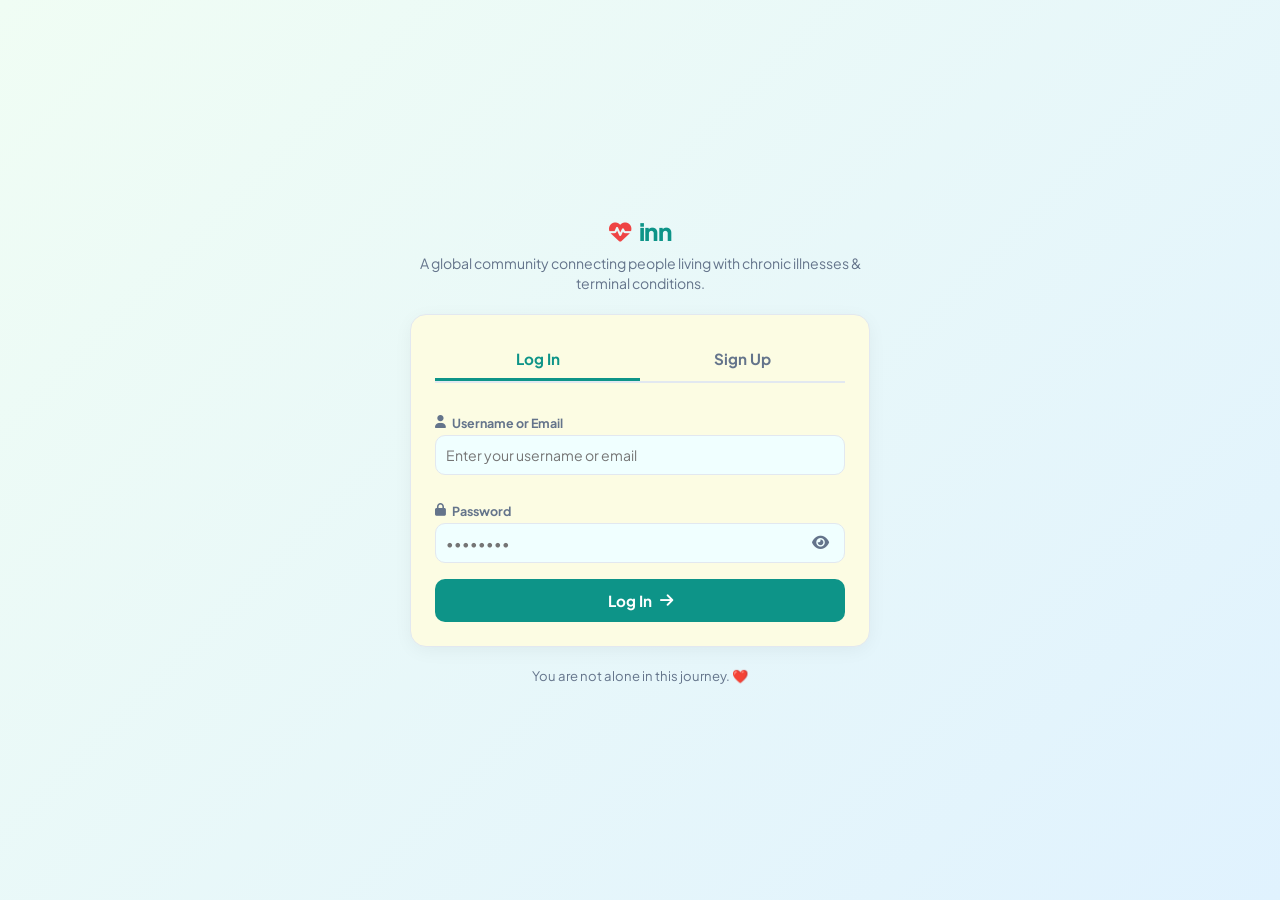
<file: index.html>
<!DOCTYPE html>
<html lang="en">
<head>
  <meta charset="UTF-8" />
  <meta name="viewport" content="width=device-width, initial-scale=1.0"/>
  <title>Welcome to inn — Connect & Share</title>
  <!-- Google Fonts & Icons -->
  <link rel="preconnect" href="https://fonts.googleapis.com">
  <link rel="preconnect" href="https://fonts.gstatic.com" crossorigin>
  <link href="https://fonts.googleapis.com/css2?family=Plus+Jakarta+Sans:wght@400;500;600;700;800&display=swap" rel="stylesheet">
  <link rel="stylesheet" href="https://cdnjs.cloudflare.com/ajax/libs/font-awesome/6.4.0/css/all.min.css"/>
  <link rel="stylesheet" href="inn.css" />

  <style>
    /* Password Input Wrapper with Eye Toggle */
    .password-input-wrapper {
      position: relative;
      display: flex;
      align-items: center;
      width: 100%;
    }

    .password-input-wrapper input {
      width: 100%;
      padding-right: 42px; /* Space for the eye button */
    }

    .toggle-password-btn {
      position: absolute;
      right: 12px;
      background: transparent;
      border: none;
      color: var(--text-secondary, #64748b);
      cursor: pointer;
      font-size: 0.95rem;
      padding: 4px;
      display: flex;
      align-items: center;
      justify-content: center;
      transition: color 0.2s ease;
    }

    .toggle-password-btn:hover {
      color: var(--primary-color, #0d9488);
    }

    /* Live Password Requirements Styling */
    .password-requirements {
      margin-top: 8px;
      display: flex;
      flex-direction: column;
      gap: 6px;
      background-color: var(--bg-color, #f8fafc);
      padding: 10px 12px;
      border-radius: 8px;
      border: 1px solid var(--border-color, #e2e8f0);
    }

    .req-title {
      font-size: 0.75rem;
      font-weight: 700;
      color: var(--text-secondary, #64748b);
      margin-bottom: 2px;
      text-transform: uppercase;
      letter-spacing: 0.5px;
    }

    .req-item {
      font-size: 0.78rem;
      font-weight: 600;
      color: #ef4444; /* Red by default */
      display: flex;
      align-items: center;
      gap: 8px;
      transition: color 0.2s ease;
    }

    .req-item.valid {
      color: #10b981; /* Green when satisfied */
    }

    .req-item i {
      font-size: 0.85rem;
    }
  </style>
</head>
<body class="auth-body">

  <div class="auth-container">
    <!-- Brand Header -->
    <div class="auth-brand">
      <div class="logo">
        <span class="logo-heart"><i class="fa-solid fa-heart-pulse"></i></span>
        <span class="logo-text">inn</span>
      </div>
      <p class="auth-subtitle">A global community connecting people living with chronic illnesses & terminal conditions.</p>
    </div>

    <!-- Auth Card -->
    <div class="auth-card">
      <!-- Auth Mode Tabs -->
      <div class="auth-tabs">
        <button class="auth-tab active" id="loginTabBtn" onclick="switchTab('login')">Log In</button>
        <button class="auth-tab" id="signupTabBtn" onclick="switchTab('signup')">Sign Up</button>
      </div>

      <!-- LOG IN FORM -->
      <form id="loginForm" class="auth-form">
        <div class="form-group">
          <label><i class="fa-solid fa-user"></i> Username or Email</label>
          <input type="text" id="loginUsername" placeholder="Enter your username or email" required />
        </div>

        <div class="form-group">
          <label><i class="fa-solid fa-lock"></i> Password</label>
          <div class="password-input-wrapper">
            <input type="password" id="loginPassword" placeholder="••••••••" required />
            <button type="button" class="toggle-password-btn" onclick="togglePasswordVisibility('loginPassword', this)" title="Toggle password visibility">
              <i class="fa-solid fa-eye"></i>
            </button>
          </div>
        </div>

        <button type="submit" class="auth-submit-btn">
          Log In <i class="fa-solid fa-arrow-right"></i>
        </button>
      </form>

      <!-- SIGN UP FORM -->
      <form id="signupForm" class="auth-form" style="display: none;">
        <div class="form-group">
          <label><i class="fa-solid fa-envelope"></i> Email Address</label>
          <input type="email" id="signupEmail" placeholder="yourname@example.com" required />
        </div>

        <div class="form-group">
          <label><i class="fa-solid fa-lock"></i> Create Password</label>
          <div class="password-input-wrapper">
            <input type="password" id="signupPassword" placeholder="••••••••" required />
            <button type="button" class="toggle-password-btn" onclick="togglePasswordVisibility('signupPassword', this)" title="Toggle password visibility">
              <i class="fa-solid fa-eye"></i>
            </button>
          </div>

          <!-- Visual Checklist for Compulsory Rules -->
          <div class="password-requirements">
            <span class="req-title">Password Must Contain:</span>
            <div class="req-item" id="reqMin">
              <i class="fa-solid fa-circle-xmark"></i> At least 8 characters
            </div>
            <div class="req-item" id="reqCap">
              <i class="fa-solid fa-circle-xmark"></i> At least 1 capital letter (A-Z)
            </div>
            <div class="req-item" id="reqSpec">
              <i class="fa-solid fa-circle-xmark"></i> At least 1 special character (!@#$%^&* etc.)
            </div>
          </div>
        </div>

        <button type="submit" class="auth-submit-btn">
          Continue to Profile Setup <i class="fa-solid fa-user-gear"></i>
        </button>
      </form>
    </div>

    <p class="auth-footer-text">You are not alone in this journey. ❤️</p>
  </div>

  <script>
    // Tab Switcher
    function switchTab(mode) {
      const loginForm = document.getElementById('loginForm');
      const signupForm = document.getElementById('signupForm');
      const loginBtn = document.getElementById('loginTabBtn');
      const signupBtn = document.getElementById('signupTabBtn');

      if (mode === 'login') {
        loginForm.style.display = 'flex';
        signupForm.style.display = 'none';
        loginBtn.classList.add('active');
        signupBtn.classList.remove('active');
      } else {
        loginForm.style.display = 'none';
        signupForm.style.display = 'flex';
        signupBtn.classList.add('active');
        loginBtn.classList.remove('active');
      }
    }

    // Toggle Password Visibility Function
    function togglePasswordVisibility(inputId, btn) {
      const input = document.getElementById(inputId);
      const icon = btn.querySelector('i');

      if (input.type === 'password') {
        input.type = 'text';
        icon.className = 'fa-solid fa-eye-slash';
      } else {
        input.type = 'password';
        icon.className = 'fa-solid fa-eye';
      }
    }

    // Password Validation Logic
    const passwordInput = document.getElementById('signupPassword');
    const reqMin = document.getElementById('reqMin');
    const reqCap = document.getElementById('reqCap');
    const reqSpec = document.getElementById('reqSpec');

    function checkPassword(val) {
      const hasMinLength = val.length >= 8;
      const hasCapital = /[A-Z]/.test(val);
      const hasSpecial = /[!@#$%^&*(),.?":{}|<>_\-+=\\/\[\]]/.test(val);

      // Update 8+ Characters Indicator
      if (hasMinLength) {
        reqMin.classList.add('valid');
        reqMin.querySelector('i').className = 'fa-solid fa-circle-check';
      } else {
        reqMin.classList.remove('valid');
        reqMin.querySelector('i').className = 'fa-solid fa-circle-xmark';
      }

      // Update Capital Letter Indicator
      if (hasCapital) {
        reqCap.classList.add('valid');
        reqCap.querySelector('i').className = 'fa-solid fa-circle-check';
      } else {
        reqCap.classList.remove('valid');
        reqCap.querySelector('i').className = 'fa-solid fa-circle-xmark';
      }

      // Update Special Character Indicator
      if (hasSpecial) {
        reqSpec.classList.add('valid');
        reqSpec.querySelector('i').className = 'fa-solid fa-circle-check';
      } else {
        reqSpec.classList.remove('valid');
        reqSpec.querySelector('i').className = 'fa-solid fa-circle-xmark';
      }

      return hasMinLength && hasCapital && hasSpecial;
    }

    // Real-time listener as user types
    passwordInput.addEventListener('input', (e) => {
      checkPassword(e.target.value);
    });

    // Handle Login -> Go directly to inn.html
    document.getElementById('loginForm').addEventListener('submit', (e) => {
      e.preventDefault();
      const username = document.getElementById('loginUsername').value.trim();
      
      if (!localStorage.getItem('inn_user_profile')) {
        const defaultUser = {
          username: username || "Alex_Journey",
          avatar: "https://images.unsplash.com/photo-1534528741775-53994a69daeb?w=100&auto=format&fit=crop&q=80",
          condition: "Chronic Health Community Member"
        };
        localStorage.setItem('inn_user_profile', JSON.stringify(defaultUser));
      }
      
      window.location.href = "inn.html";
    });

    // Handle Sign Up -> Enforce Password Validation before proceeding to Profile Setup
    document.getElementById('signupForm').addEventListener('submit', (e) => {
      e.preventDefault();
      const password = passwordInput.value;

      if (!checkPassword(password)) {
        alert("Please fulfill all compulsory password requirements (8+ characters, 1 capital letter, 1 special character) before continuing.");
        return;
      }

      const email = document.getElementById('signupEmail').value.trim();
      sessionStorage.setItem('inn_signup_email', email);
      
      // Navigate to setup profile page
      window.location.href = "setup-profile.html";
    });
  </script>
</body>
</html>
</file>
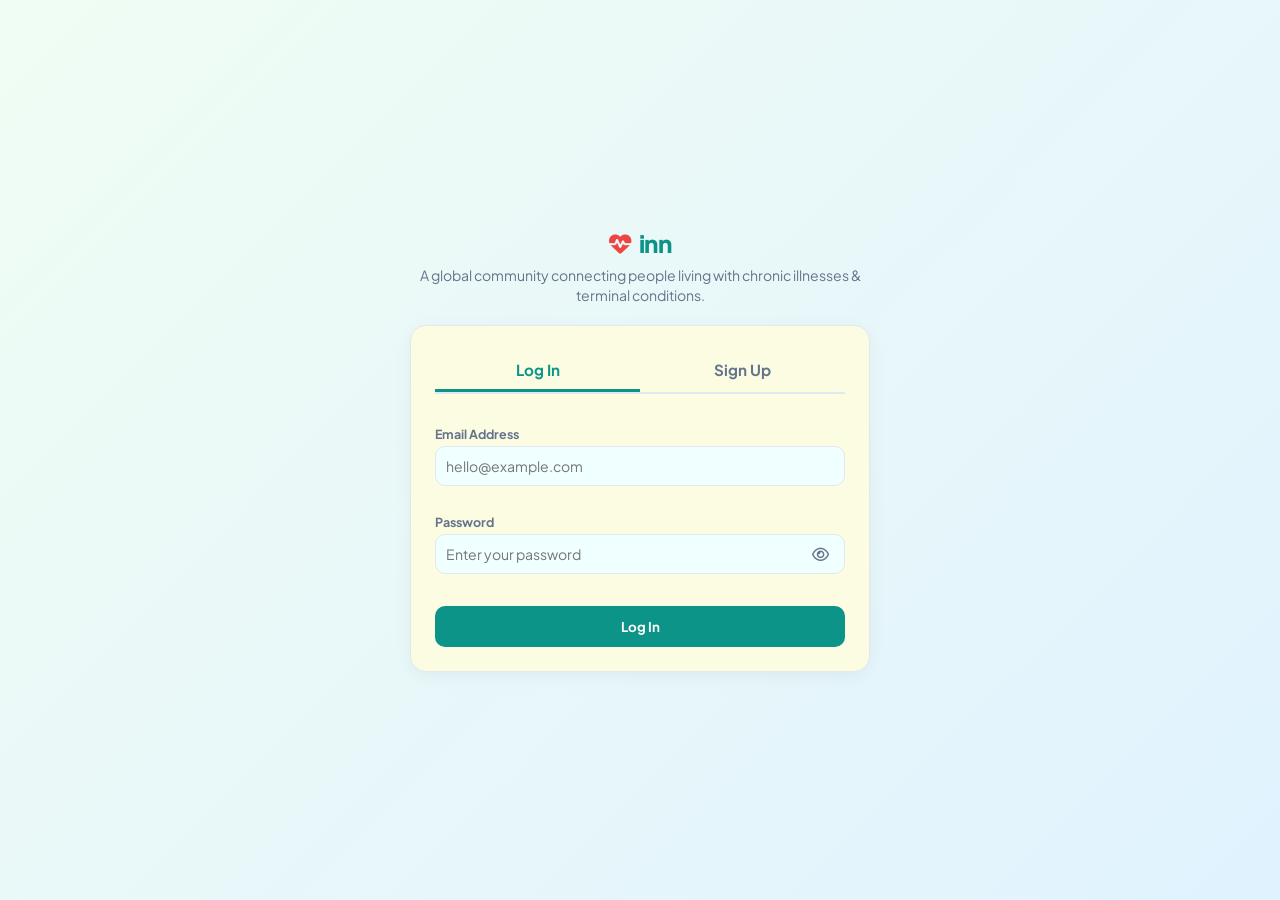
<file: login.html>
<!DOCTYPE html>
<html lang="en">
<head>
  <meta charset="UTF-8" />
  <meta name="viewport" content="width=device-width, initial-scale=1.0"/>
  <title>Welcome to inn — Connect & Share</title>
  <!-- Google Fonts & Icons -->
  <link rel="preconnect" href="https://fonts.googleapis.com">
  <link rel="preconnect" href="https://fonts.gstatic.com" crossorigin>
  <link href="https://fonts.googleapis.com/css2?family=Plus+Jakarta+Sans:wght@400;500;600;700;800&display=swap" rel="stylesheet">
  <link rel="stylesheet" href="https://cdnjs.cloudflare.com/ajax/libs/font-awesome/6.4.0/css/all.min.css"/>
  <link rel="stylesheet" href="inn.css" />

  <style>
    /* Password Input Wrapper with Eye Toggle */
    .password-input-wrapper {
      position: relative;
      display: flex;
      align-items: center;
      width: 100%;
    }

    .password-input-wrapper input {
      width: 100%;
      padding-right: 42px; /* Space for the eye button */
    }

    .toggle-password-btn {
      position: absolute;
      right: 12px;
      background: transparent;
      border: none;
      color: var(--text-secondary, #64748b);
      cursor: pointer;
      font-size: 0.95rem;
      padding: 4px;
      display: flex;
      align-items: center;
      justify-content: center;
      transition: color 0.2s ease;
    }

    .toggle-password-btn:hover {
      color: var(--primary-color, #0d9488);
    }

    /* Live Password Requirements Styling */
    .password-requirements {
      margin-top: 8px;
      display: flex;
      flex-direction: column;
      gap: 6px;
      background-color: var(--bg-color, #f8fafc);
      padding: 10px 12px;
      border-radius: 8px;
      border: 1px solid var(--border-color, #e2e8f0);
    }

    .req-title {
      font-size: 0.75rem;
      font-weight: 700;
      color: var(--text-secondary, #64748b);
      margin-bottom: 2px;
      text-transform: uppercase;
      letter-spacing: 0.5px;
    }

    .req-item {
      font-size: 0.78rem;
      font-weight: 600;
      color: #ef4444; /* Red by default */
      display: flex;
      align-items: center;
      gap: 8px;
      transition: color 0.2s ease;
    }

    .req-item.valid {
      color: #10b981; /* Green when satisfied */
    }

    .req-item i {
      font-size: 0.85rem;
    }
  </style>
</head>
<body class="auth-body">

  <div class="auth-container">
    <!-- Brand Header -->
    <div class="auth-brand">
      <div class="logo">
        <span class="logo-heart"><i class="fa-solid fa-heart-pulse"></i></span>
        <span class="logo-text">inn</span>
      </div>
      <p class="auth-subtitle">A global community connecting people living with chronic illnesses & terminal conditions.</p>
    </div>

    <!-- Auth Card -->
    <div class="auth-card">
      <!-- Auth Mode Tabs -->
      <div class="auth-tabs">
        <button class="auth-tab active" id="tabLogin" onclick="switchTab('login')">Log In</button>
        <button class="auth-tab" id="tabSignup" onclick="switchTab('signup')">Sign Up</button>
      </div>

      <!-- Log In Form -->
      <form id="loginForm" class="auth-form">
        <div class="form-group">
          <label>Email Address</label>
          <input type="email" placeholder="hello@example.com" required />
        </div>
        <div class="form-group">
          <label>Password</label>
          <div class="password-input-wrapper">
            <input type="password" id="loginPassword" placeholder="Enter your password" required />
            <button type="button" class="toggle-password-btn" onclick="togglePassword('loginPassword', this)">
              <i class="fa-regular fa-eye"></i>
            </button>
          </div>
        </div>
        <button type="submit" class="submit-post-btn">Log In</button>
      </form>

      <!-- Sign Up Form (Hidden by default) -->
      <form id="signupForm" class="auth-form" style="display: none;">
        <div class="form-group">
          <label>Username</label>
          <input type="text" placeholder="e.g. Alex_Journey" required />
        </div>
        <div class="form-group">
          <label>Email Address</label>
          <input type="email" placeholder="hello@example.com" required />
        </div>
        <div class="form-group">
          <label>Create Password</label>
          <div class="password-input-wrapper">
            <input type="password" id="signupPassword" placeholder="Minimum 8 characters" required />
            <button type="button" class="toggle-password-btn" onclick="togglePassword('signupPassword', this)">
              <i class="fa-regular fa-eye"></i>
            </button>
          </div>
          <!-- Live Password Requirements -->
          <div class="password-requirements">
            <span class="req-title">Password must contain:</span>
            <span class="req-item" id="req-length"><i class="fa-solid fa-xmark"></i> At least 8 characters</span>
            <span class="req-item" id="req-upper"><i class="fa-solid fa-xmark"></i> One uppercase letter</span>
            <span class="req-item" id="req-number"><i class="fa-solid fa-xmark"></i> One number</span>
            <span class="req-item" id="req-special"><i class="fa-solid fa-xmark"></i> One special character (!@#$%)</span>
          </div>
        </div>
        <button type="submit" class="submit-post-btn" id="signupSubmitBtn" disabled>Create Account</button>
      </form>
    </div>
  </div>

  <script>
    // --- TAB SWITCHING LOGIC ---
    function switchTab(tab) {
      const loginForm = document.getElementById('loginForm');
      const signupForm = document.getElementById('signupForm');
      const tabLogin = document.getElementById('tabLogin');
      const tabSignup = document.getElementById('tabSignup');

      if (tab === 'login') {
        loginForm.style.display = 'block';
        signupForm.style.display = 'none';
        tabLogin.classList.add('active');
        tabSignup.classList.remove('active');
      } else {
        loginForm.style.display = 'none';
        signupForm.style.display = 'block';
        tabSignup.classList.add('active');
        tabLogin.classList.remove('active');
      }
    }

    // --- PASSWORD VISIBILITY TOGGLE ---
    function togglePassword(inputId, btnElement) {
      const input = document.getElementById(inputId);
      const icon = btnElement.querySelector('i');
      
      if (input.type === 'password') {
        input.type = 'text';
        icon.classList.remove('fa-eye');
        icon.classList.add('fa-eye-slash');
      } else {
        input.type = 'password';
        icon.classList.remove('fa-eye-slash');
        icon.classList.add('fa-eye');
      }
    }

    // --- LIVE PASSWORD VALIDATION ---
    const signupPassword = document.getElementById('signupPassword');
    const signupBtn = document.getElementById('signupSubmitBtn');
    
    const reqLength = document.getElementById('req-length');
    const reqUpper = document.getElementById('req-upper');
    const reqNumber = document.getElementById('req-number');
    const reqSpecial = document.getElementById('req-special');

    signupPassword.addEventListener('input', function(e) {
      const val = e.target.value;
      
      // Check rules
      const hasLength = val.length >= 8;
      const hasUpper = /[A-Z]/.test(val);
      const hasNumber = /[0-9]/.test(val);
      const hasSpecial = /[!@#$%^&*(),.?":{}|<>]/.test(val);

      // Update UI for Length
      updateRequirement(reqLength, hasLength);
      // Update UI for Uppercase
      updateRequirement(reqUpper, hasUpper);
      // Update UI for Number
      updateRequirement(reqNumber, hasNumber);
      // Update UI for Special Character
      updateRequirement(reqSpecial, hasSpecial);

      // Enable submit button only if all are valid
      if (hasLength && hasUpper && hasNumber && hasSpecial) {
        signupBtn.disabled = false;
        signupBtn.style.opacity = '1';
      } else {
        signupBtn.disabled = true;
        signupBtn.style.opacity = '0.5';
      }
    });

    function updateRequirement(element, isValid) {
      const icon = element.querySelector('i');
      if (isValid) {
        element.classList.add('valid');
        icon.classList.remove('fa-xmark');
        icon.classList.add('fa-check');
      } else {
        element.classList.remove('valid');
        icon.classList.remove('fa-check');
        icon.classList.add('fa-xmark');
      }
    }

    // --- FORM SUBMISSIONS ---
    document.getElementById('loginForm').addEventListener('submit', (e) => {
      e.preventDefault();
      // Redirect to main feed on successful login
      window.location.href = 'index.html'; 
    });

    document.getElementById('signupForm').addEventListener('submit', (e) => {
      e.preventDefault();
      // Redirect to the profile setup page (referenced in your JS) on signup
      window.location.href = 'setup-profile.html'; 
    });
  </script>
</body>
</html>
</file>
<file: inn.css>
/* =======================================================
   inn APP STYLESHEET
   Global Theme, Responsive Cards, Auth, Setup & Feed
   ======================================================= */

:root {
  --primary-color: #0d9488;
  --primary-hover: #0f766e;
  --primary-light: #d1fbcc;
  --accent-color: #5b5db1;
  --bg-color: #f0ffff;
  --card-bg: #fcfce3;
  --text-primary: #0f172a;
  --text-secondary: #64748b;
  --border-color: #e2e8f0;
  --shadow: 0 4px 20px -2px rgba(0,0,0,0.06);
  --radius-lg: 16px;
  --radius-md: 10px;
}

body.dark-mode {
  --bg-color: #0f172a;
  --card-bg: #090a0a;
  --text-primary: #f8fafc;
  --text-secondary: #94a3b8;
  --border-color: #334155;
  --primary-light: #134e4a;
}

* {
  box-sizing: border-box;
  margin: 0;
  padding: 0;
  font-family: 'Plus Jakarta Sans', sans-serif;
}

body {
  background-color: var(--bg-color);
  color: var(--text-primary);
  transition: background-color 0.3s, color 0.3s;
}

/* AUTH & WELCOME LAYOUTS */
.auth-body {
  min-height: 100vh;
  display: flex;
  align-items: center;
  justify-content: center;
  padding: 20px;
  background: linear-gradient(135deg, #f0fdf4 0%, #e0f2fe 100%);
}

body.dark-mode.auth-body {
  background: linear-gradient(135deg, #0f172a 0%, #1e1b4b 100%);
}

.auth-container, .setup-container {
  width: 100%;
  max-width: 460px;
  display: flex;
  flex-direction: column;
  gap: 20px;
}

.setup-container {
  max-width: 580px;
}

.auth-brand {
  text-align: center;
  display: flex;
  flex-direction: column;
  align-items: center;
  gap: 8px;
}

.auth-subtitle {
  font-size: 0.88rem;
  color: var(--text-secondary);
  line-height: 1.4;
}

.auth-card, .setup-card {
  background-color: var(--card-bg);
  border-radius: var(--radius-lg);
  border: 1px solid var(--border-color);
  padding: 24px;
  box-shadow: var(--shadow);
}

.auth-tabs {
  display: flex;
  border-bottom: 2px solid var(--border-color);
  margin-bottom: 20px;
}

.auth-tab {
  flex: 1;
  padding: 10px;
  background: none;
  border: none;
  font-size: 0.95rem;
  font-weight: 700;
  color: var(--text-secondary);
  cursor: pointer;
  border-bottom: 3px solid transparent;
}

.auth-tab.active {
  color: var(--primary-color);
  border-bottom-color: var(--primary-color);
}

.auth-form {
  display: flex;
  flex-direction: column;
  gap: 16px;
}

.form-group {
  display: flex;
  flex-direction: column;
  gap: 6px;
}

.form-group label {
  font-size: 0.82rem;
  font-weight: 700;
  color: var(--text-primary);
  display: flex;
  align-items: center;
  gap: 6px;
}

.form-group input, .form-group textarea, .country-code-select {
  padding: 10px 14px;
  border-radius: var(--radius-md);
  border: 1px solid var(--border-color);
  background-color: var(--bg-color);
  color: var(--text-primary);
  outline: none;
  font-size: 0.88rem;
}

.form-group input:focus, .form-group textarea:focus {
  border-color: var(--primary-color);
}

.auth-submit-btn {
  background-color: var(--primary-color);
  color: white;
  border: none;
  padding: 12px;
  border-radius: var(--radius-md);
  font-size: 0.95rem;
  font-weight: 700;
  cursor: pointer;
  display: flex;
  align-items: center;
  justify-content: center;
  gap: 8px;
  transition: background-color 0.2s;
}

.auth-submit-btn:hover {
  background-color: var(--primary-hover);
}

.auth-footer-text {
  text-align: center;
  font-size: 0.82rem;
  color: var(--text-secondary);
}

/* SETUP PROFILE EXTRAS */
.avatar-upload-section {
  display: flex;
  flex-direction: column;
  align-items: center;
  gap: 8px;
  margin-bottom: 20px;
}

.avatar-preview-wrapper {
  position: relative;
  width: 100px;
  height: 100px;
}

.avatar-preview-wrapper img {
  width: 100%;
  height: 100%;
  border-radius: 50%;
  object-fit: cover;
  border: 3px solid var(--primary-color);
}

.upload-icon-badge {
  position: absolute;
  bottom: 0;
  right: 0;
  background-color: var(--primary-color);
  color: white;
  width: 32px;
  height: 32px;
  border-radius: 50%;
  display: flex;
  align-items: center;
  justify-content: center;
  cursor: pointer;
  border: 2px solid var(--card-bg);
}

.upload-hint {
  font-size: 0.75rem;
  color: var(--text-secondary);
}

.setup-section-title {
  font-size: 0.9rem;
  font-weight: 800;
  color: var(--primary-color);
  margin: 16px 0 10px;
  display: flex;
  align-items: center;
  gap: 8px;
  border-bottom: 1px solid var(--border-color);
  padding-bottom: 6px;
}

.form-grid {
  display: grid;
  grid-template-columns: 1fr 1fr;
  gap: 12px;
}

.phone-input-group {
  display: flex;
  gap: 8px;
}

.phone-input-group input {
  flex: 1;
}

/* APP HEADER */
.app-header {
  position: sticky;
  top: 0;
  z-index: 100;
  background-color: var(--card-bg);
  border-bottom: 1px solid var(--border-color);
  display: flex;
  align-items: center;
  justify-content: space-between;
  padding: 10px 20px;
  height: 60px;
}

.logo {
  display: flex;
  align-items: center;
  gap: 8px;
  cursor: pointer;
}

.logo-heart {
  color: #ef4444;
  font-size: 1.4rem;
  animation: pulse 2s infinite;
}

@keyframes pulse {
  0%, 100% { transform: scale(1); }
  50% { transform: scale(1.15); }
}

.logo-text {
  font-weight: 800;
  font-size: 1.5rem;
  letter-spacing: -0.5px;
  color: var(--primary-color);
}

.search-bar {
  flex: 0 1 360px;
  position: relative;
}

.search-bar input {
  width: 100%;
  padding: 8px 12px 8px 36px;
  border-radius: 20px;
  border: 1px solid var(--border-color);
  background-color: var(--bg-color);
  color: var(--text-primary);
  font-size: 0.85rem;
  outline: none;
}

.search-icon {
  position: absolute;
  left: 12px;
  top: 50%;
  transform: translateY(-50%);
  color: var(--text-secondary);
  font-size: 0.85rem;
}

.header-right {
  display: flex;
  align-items: center;
  gap: 12px;
}

.icon-btn {
  background: none;
  border: none;
  color: var(--text-primary);
  font-size: 1.25rem;
  cursor: pointer;
  position: relative;
  padding: 6px;
  border-radius: 50%;
  transition: background-color 0.2s;
}

.icon-btn:hover {
  background-color: var(--border-color);
}

.chat-badge {
  position: absolute;
  top: 2px;
  right: 2px;
  background-color: #ef4444;
  color: white;
  font-size: 0.65rem;
  font-weight: 700;
  padding: 2px 5px;
  border-radius: 10px;
}

.user-avatar-small img {
  width: 32px;
  height: 32px;
  border-radius: 50%;
  object-fit: cover;
  border: 2px solid var(--primary-color);
  cursor: pointer;
}

/* FILTER BAR */
.filter-nav {
  background-color: var(--card-bg);
  border-bottom: 1px solid var(--border-color);
  padding: 10px 20px;
}

.filter-scroll {
  display: flex;
  gap: 8px;
  overflow-x: auto;
  scrollbar-width: none;
}

.filter-scroll::-webkit-scrollbar {
  display: none;
}

.tag-btn {
  background-color: var(--bg-color);
  border: 1px solid var(--border-color);
  color: var(--text-secondary);
  padding: 6px 14px;
  border-radius: 20px;
  font-size: 0.8rem;
  font-weight: 600;
  white-space: nowrap;
  cursor: pointer;
  transition: all 0.2s;
}

.tag-btn.active, .tag-btn:hover {
  background-color: var(--primary-color);
  color: white;
  border-color: var(--primary-color);
}

/* MAIN LAYOUT */
.app-container {
  max-width: 520px;
  margin: 0 auto;
  padding: 20px 12px 60px;
}

/* STORIES TRAY */
.stories-container {
  background-color: var(--card-bg);
  border-radius: var(--radius-lg);
  padding: 12px;
  border: 1px solid var(--border-color);
  margin-bottom: 20px;
  box-shadow: var(--shadow);
}

.stories-scroll {
  display: flex;
  gap: 14px;
  overflow-x: auto;
  scrollbar-width: none;
}

.stories-scroll::-webkit-scrollbar {
  display: none;
}

.story-item {
  display: flex;
  flex-direction: column;
  align-items: center;
  gap: 6px;
  cursor: pointer;
  flex-shrink: 0;
  width: 68px;
}

.story-ring {
  width: 60px;
  height: 60px;
  border-radius: 50%;
  padding: 3px;
  background: linear-gradient(135deg, var(--primary-color), var(--accent-color));
}

.story-ring img {
  width: 100%;
  height: 100%;
  border-radius: 50%;
  object-fit: cover;
  border: 2px solid var(--card-bg);
}

.story-username {
  font-size: 0.72rem;
  font-weight: 600;
  color: var(--text-primary);
  text-align: center;
  white-space: nowrap;
  overflow: hidden;
  text-overflow: ellipsis;
  width: 100%;
}

/* VIDEO CARDS & FEED */
.feed-container {
  display: flex;
  flex-direction: column;
  gap: 24px;
}

.post-card {
  background-color: var(--card-bg);
  border-radius: var(--radius-lg);
  border: 1px solid var(--border-color);
  overflow: hidden;
  box-shadow: var(--shadow);
}

.post-header {
  display: flex;
  align-items: center;
  justify-content: space-between;
  padding: 12px 16px;
}

.author-info {
  display: flex;
  align-items: center;
  gap: 10px;
}

.author-info img {
  width: 40px;
  height: 40px;
  border-radius: 50%;
  object-fit: cover;
}

.author-details h4 {
  font-size: 0.9rem;
  font-weight: 700;
}

.condition-badge {
  display: inline-block;
  background-color: var(--primary-light);
  color: var(--primary-color);
  font-size: 0.7rem;
  font-weight: 700;
  padding: 2px 8px;
  border-radius: 12px;
}

/* VIDEO CONTAINER */
.video-wrapper {
  position: relative;
  width: 100%;
  background-color: #000;
  aspect-ratio: 4 / 5;
  display: flex;
  align-items: center;
  justify-content: center;
  overflow: hidden;
}

.video-wrapper video {
  width: 100%;
  height: 100%;
  object-fit: cover;
}

.video-overlay-play {
  position: absolute;
  font-size: 3rem;
  color: rgba(255, 255, 255, 0.8);
  pointer-events: none;
  opacity: 0;
  transition: opacity 0.2s;
}

.video-wrapper.paused .video-overlay-play {
  opacity: 1;
}

.mute-btn {
  position: absolute;
  bottom: 12px;
  right: 12px;
  background: rgba(0, 0, 0, 0.6);
  color: white;
  border: none;
  padding: 8px 10px;
  border-radius: 50%;
  cursor: pointer;
}

/* DOUBLE TAP HEART ANIMATION */
.heart-pop {
  position: absolute;
  color: #ef4444;
  font-size: 4rem;
  pointer-events: none;
  animation: popHeart 0.8s ease-out forwards;
}

@keyframes popHeart {
  0% { transform: scale(0.2); opacity: 0; }
  50% { transform: scale(1.2); opacity: 1; }
  100% { transform: scale(1); opacity: 0; }
}

/* POST ACTIONS */
.post-actions {
  display: flex;
  align-items: center;
  justify-content: space-between;
  padding: 12px 16px;
}

.action-group {
  display: flex;
  align-items: center;
  gap: 16px;
}

.action-btn {
  background: none;
  border: none;
  color: var(--text-primary);
  font-size: 1.25rem;
  cursor: pointer;
  display: flex;
  align-items: center;
  gap: 6px;
  transition: transform 0.1s;
}

.action-btn:active {
  transform: scale(1.15);
}

.action-btn.liked {
  color: #ef4444;
}

.action-btn.reshared {
  color: var(--primary-color);
}

.action-btn.bookmarked {
  color: var(--accent-color);
}

.action-count {
  font-size: 0.8rem;
  font-weight: 600;
  color: var(--text-secondary);
}

.post-caption-box {
  padding: 0 16px 14px;
}

.post-caption-box p {
  font-size: 0.88rem;
  line-height: 1.4;
  color: var(--text-primary);
}

.symptoms-tags {
  margin-top: 8px;
  display: flex;
  flex-wrap: wrap;
  gap: 6px;
}

.symptom-tag {
  color: var(--accent-color);
  font-size: 0.78rem;
  font-weight: 600;
  cursor: pointer;
}

/* MODALS & DRAWERS */
.modal-overlay, .drawer-overlay {
  position: fixed;
  top: 0; left: 0; right: 0; bottom: 0;
  background: rgba(0, 0, 0, 0.6);
  backdrop-filter: blur(4px);
  z-index: 200;
  display: flex;
  align-items: center;
  justify-content: center;
  opacity: 0;
  pointer-events: none;
  transition: opacity 0.25s ease;
}

.modal-overlay.active, .drawer-overlay.active {
  opacity: 1;
  pointer-events: auto;
}

/* COMMENTS DRAWER */
.drawer-content {
  position: absolute;
  bottom: 0;
  width: 100%;
  max-width: 520px;
  height: 75vh;
  background-color: var(--card-bg);
  border-top-left-radius: 20px;
  border-top-right-radius: 20px;
  display: flex;
  flex-direction: column;
  transform: translateY(100%);
  transition: transform 0.3s ease;
}

.drawer-overlay.active .drawer-content {
  transform: translateY(0);
}

.drawer-header {
  display: flex;
  align-items: center;
  justify-content: space-between;
  padding: 16px;
  border-bottom: 1px solid var(--border-color);
}

.close-modal-btn {
  background: none;
  border: none;
  color: var(--text-secondary);
  font-size: 1.2rem;
  cursor: pointer;
}

.comments-list {
  flex: 1;
  overflow-y: auto;
  padding: 16px;
  display: flex;
  flex-direction: column;
  gap: 14px;
}

.comment-item {
  display: flex;
  gap: 10px;
}

.comment-avatar {
  width: 34px;
  height: 34px;
  border-radius: 50%;
  object-fit: cover;
}

.comment-body {
  flex: 1;
}

.comment-author {
  font-size: 0.82rem;
  font-weight: 700;
}

.author-badge {
  background-color: var(--primary-color);
  color: white;
  font-size: 0.65rem;
  padding: 1px 5px;
  border-radius: 8px;
  margin-left: 4px;
}

.comment-text {
  font-size: 0.85rem;
  margin-top: 2px;
  color: var(--text-primary);
}

.comment-reply-btn {
  background: none;
  border: none;
  color: var(--text-secondary);
  font-size: 0.75rem;
  font-weight: 600;
  cursor: pointer;
  margin-top: 4px;
}

.nested-replies {
  margin-left: 30px;
  margin-top: 8px;
  border-left: 2px solid var(--border-color);
  padding-left: 10px;
  display: flex;
  flex-direction: column;
  gap: 10px;
}

.comment-input-area {
  padding: 12px;
  border-top: 1px solid var(--border-color);
  background-color: var(--card-bg);
}

.reply-target-banner {
  display: flex;
  align-items: center;
  justify-content: space-between;
  font-size: 0.78rem;
  color: var(--text-secondary);
  margin-bottom: 6px;
  padding: 4px 8px;
  background-color: var(--bg-color);
  border-radius: 6px;
}

.comment-form {
  display: flex;
  gap: 8px;
}

.comment-form input {
  flex: 1;
  padding: 10px 14px;
  border-radius: 20px;
  border: 1px solid var(--border-color);
  background-color: var(--bg-color);
  color: var(--text-primary);
  outline: none;
}

.comment-form button {
  background-color: var(--primary-color);
  color: white;
  border: none;
  padding: 0 16px;
  border-radius: 20px;
  font-weight: 700;
  cursor: pointer;
}

/* CHAT APP MODAL */
.chat-app-window {
  width: 90%;
  max-width: 720px;
  height: 80vh;
  background-color: var(--card-bg);
  border-radius: var(--radius-lg);
  display: flex;
  overflow: hidden;
  box-shadow: var(--shadow);
}

.chat-sidebar {
  width: 260px;
  border-right: 1px solid var(--border-color);
  display: flex;
  flex-direction: column;
}

.chat-sidebar-header {
  padding: 16px;
  border-bottom: 1px solid var(--border-color);
  display: flex;
  align-items: center;
  justify-content: space-between;
}

.peer-list {
  flex: 1;
  overflow-y: auto;
}

.peer-item {
  display: flex;
  align-items: center;
  gap: 10px;
  padding: 12px 16px;
  cursor: pointer;
  border-bottom: 1px solid var(--border-color);
  transition: background-color 0.2s;
}

.peer-item:hover, .peer-item.active {
  background-color: var(--bg-color);
}

.peer-item img {
  width: 38px;
  height: 38px;
  border-radius: 50%;
  object-fit: cover;
}

.peer-name {
  font-size: 0.85rem;
  font-weight: 700;
}

.peer-condition {
  font-size: 0.7rem;
  color: var(--text-secondary);
}

.chat-main {
  flex: 1;
  display: flex;
  flex-direction: column;
}

.chat-header {
  padding: 12px 16px;
  border-bottom: 1px solid var(--border-color);
  display: flex;
  align-items: center;
}

.chat-user-info {
  display: flex;
  align-items: center;
  gap: 10px;
}

.chat-user-info img {
  width: 36px;
  height: 36px;
  border-radius: 50%;
  object-fit: cover;
}

.chat-messages {
  flex: 1;
  padding: 16px;
  overflow-y: auto;
  display: flex;
  flex-direction: column;
  gap: 10px;
  background-color: var(--bg-color);
}

.msg-bubble {
  max-width: 75%;
  padding: 8px 14px;
  border-radius: 16px;
  font-size: 0.85rem;
  line-height: 1.4;
}

.msg-bubble.sent {
  align-self: flex-end;
  background-color: var(--primary-color);
  color: white;
  border-bottom-right-radius: 2px;
}

.msg-bubble.received {
  align-self: flex-start;
  background-color: var(--card-bg);
  color: var(--text-primary);
  border: 1px solid var(--border-color);
  border-bottom-left-radius: 2px;
}

.empathy-chips {
  padding: 6px 12px;
  display: flex;
  gap: 6px;
  overflow-x: auto;
  background-color: var(--card-bg);
  border-top: 1px solid var(--border-color);
}

.chip-btn {
  background-color: var(--bg-color);
  border: 1px solid var(--border-color);
  color: var(--text-primary);
  padding: 4px 10px;
  border-radius: 12px;
  font-size: 0.72rem;
  white-space: nowrap;
  cursor: pointer;
}

.chip-btn:hover {
  background-color: var(--primary-light);
}

.chat-input-form {
  display: flex;
  padding: 10px;
  gap: 8px;
  background-color: var(--card-bg);
}

.chat-input-form input {
  flex: 1;
  padding: 8px 14px;
  border-radius: 20px;
  border: 1px solid var(--border-color);
  background-color: var(--bg-color);
  color: var(--text-primary);
  outline: none;
}

.chat-input-form button {
  background-color: var(--primary-color);
  color: white;
  border: none;
  width: 36px;
  height: 36px;
  border-radius: 50%;
  cursor: pointer;
}

/* STORY VIEWER CARD */
.story-viewer-card {
  width: 90%;
  max-width: 380px;
  height: 600px;
  background-color: #000;
  border-radius: var(--radius-lg);
  overflow: hidden;
  position: relative;
  display: flex;
  flex-direction: column;
}

.story-progress-bar {
  height: 3px;
  background: rgba(255,255,255,0.3);
  width: 100%;
}

.story-progress-fill {
  height: 100%;
  background: white;
  width: 0%;
  transition: width 0.1s linear;
}

.story-header {
  display: flex;
  align-items: center;
  gap: 10px;
  padding: 12px;
  color: white;
}

.story-header img {
  width: 36px;
  height: 36px;
  border-radius: 50%;
  object-fit: cover;
}

.story-content {
  flex: 1;
  position: relative;
  display: flex;
  align-items: center;
  justify-content: center;
}

.story-content img {
  width: 100%;
  height: 100%;
  object-fit: cover;
}

.story-content p {
  position: absolute;
  bottom: 20px;
  left: 12px; right: 12px;
  background: rgba(0,0,0,0.6);
  color: white;
  padding: 8px 12px;
  border-radius: 8px;
  font-size: 0.85rem;
}

.story-reply-box {
  padding: 10px;
  display: flex;
  gap: 8px;
  background: #000;
}

.story-reply-box input {
  flex: 1;
  padding: 8px 12px;
  border-radius: 20px;
  border: 1px solid #444;
  background: #222;
  color: white;
  outline: none;
}

.story-reply-box button {
  background: var(--primary-color);
  color: white;
  border: none;
  width: 36px; height: 36px;
  border-radius: 50%;
  cursor: pointer;
}

/* SHARE JOURNEY FORM MODAL */
.create-post-card {
  width: 90%;
  max-width: 440px;
  background-color: var(--card-bg);
  border-radius: var(--radius-lg);
  padding: 20px;
}

.form-group {
  margin-top: 12px;
  display: flex;
  flex-direction: column;
  gap: 4px;
}

.form-group label {
  font-size: 0.78rem;
  font-weight: 700;
  color: var(--text-secondary);
}

.form-group input, .form-group textarea {
  padding: 10px;
  border-radius: var(--radius-md);
  border: 1px solid var(--border-color);
  background-color: var(--bg-color);
  color: var(--text-primary);
  outline: none;
}

.submit-post-btn {
  margin-top: 16px;
  width: 100%;
  padding: 12px;
  background-color: var(--primary-color);
  color: white;
  border: none;
  border-radius: var(--radius-md);
  font-weight: 700;
  cursor: pointer;
}

.post-caption-box {
  padding: 0 16px 14px;
}

.post-caption-box p {
  font-size: 0.88rem;
  line-height: 1.4;
  color: var(--text-primary);
}

.symptoms-tags {
  margin-top: 8px;
  display: flex;
  flex-wrap: wrap;
  gap: 6px;
}

.symptom-tag {
  color: var(--accent-color);
  font-size: 0.78rem;
  font-weight: 600;
  cursor: pointer;
}

/* MODALS & DRAWERS */
.modal-overlay, .drawer-overlay {
  position: fixed;
  top: 0; left: 0; right: 0; bottom: 0;
  background: rgba(0, 0, 0, 0.6);
  backdrop-filter: blur(4px);
  z-index: 200;
  display: flex;
  align-items: center;
  justify-content: center;
  opacity: 0;
  pointer-events: none;
  transition: opacity 0.25s ease;
}

.modal-overlay.active, .drawer-overlay.active {
  opacity: 1;
  pointer-events: auto;
}

/* COMMENTS DRAWER */
.drawer-content {
  position: absolute;
  bottom: 0;
  width: 100%;
  max-width: 520px;
  height: 75vh;
  background-color: var(--card-bg);
  border-top-left-radius: 20px;
  border-top-right-radius: 20px;
  display: flex;
  flex-direction: column;
  transform: translateY(100%);
  transition: transform 0.3s ease;
}

.drawer-overlay.active .drawer-content {
  transform: translateY(0);
}

.drawer-header {
  display: flex;
  align-items: center;
  justify-content: space-between;
  padding: 16px;
  border-bottom: 1px solid var(--border-color);
}

.close-modal-btn {
  background: none;
  border: none;
  color: var(--text-secondary);
  font-size: 1.2rem;
  cursor: pointer;
}

.comments-list {
  flex: 1;
  overflow-y: auto;
  padding: 16px;
  display: flex;
  flex-direction: column;
  gap: 14px;
}

.comment-item {
  display: flex;
  gap: 10px;
}

.comment-avatar {
  width: 34px;
  height: 34px;
  border-radius: 50%;
  object-fit: cover;
}

.comment-body {
  flex: 1;
}

.comment-author {
  font-size: 0.82rem;
  font-weight: 700;
}

.author-badge {
  background-color: var(--primary-color);
  color: white;
  font-size: 0.65rem;
  padding: 1px 5px;
  border-radius: 8px;
  margin-left: 4px;
}

.comment-text {
  font-size: 0.85rem;
  margin-top: 2px;
  color: var(--text-primary);
}

.comment-reply-btn {
  background: none;
  border: none;
  color: var(--text-secondary);
  font-size: 0.75rem;
  font-weight: 600;
  cursor: pointer;
  margin-top: 4px;
}

.nested-replies {
  margin-left: 30px;
  margin-top: 8px;
  border-left: 2px solid var(--border-color);
  padding-left: 10px;
  display: flex;
  flex-direction: column;
  gap: 10px;
}

.comment-input-area {
  padding: 12px;
  border-top: 1px solid var(--border-color);
  background-color: var(--card-bg);
}

.reply-target-banner {
  display: flex;
  align-items: center;
  justify-content: space-between;
  font-size: 0.78rem;
  color: var(--text-secondary);
  margin-bottom: 6px;
  padding: 4px 8px;
  background-color: var(--bg-color);
  border-radius: 6px;
}

.comment-form {
  display: flex;
  gap: 8px;
}

.comment-form input {
  flex: 1;
  padding: 10px 14px;
  border-radius: 20px;
  border: 1px solid var(--border-color);
  background-color: var(--bg-color);
  color: var(--text-primary);
  outline: none;
}

.comment-form button {
  background-color: var(--primary-color);
  color: white;
  border: none;
  padding: 0 16px;
  border-radius: 20px;
  font-weight: 700;
  cursor: pointer;
}

/* CHAT APP MODAL */
.chat-app-window {
  width: 90%;
  max-width: 720px;
  height: 80vh;
  background-color: var(--card-bg);
  border-radius: var(--radius-lg);
  display: flex;
  overflow: hidden;
  box-shadow: var(--shadow);
}

.chat-sidebar {
  width: 260px;
  border-right: 1px solid var(--border-color);
  display: flex;
  flex-direction: column;
}

.chat-sidebar-header {
  padding: 16px;
  border-bottom: 1px solid var(--border-color);
  display: flex;
  align-items: center;
  justify-content: space-between;
}

.peer-list {
  flex: 1;
  overflow-y: auto;
}

.peer-item {
  display: flex;
  align-items: center;
  gap: 10px;
  padding: 12px 16px;
  cursor: pointer;
  border-bottom: 1px solid var(--border-color);
  transition: background-color 0.2s;
}

.peer-item:hover, .peer-item.active {
  background-color: var(--bg-color);
}

.peer-item img {
  width: 38px;
  height: 38px;
  border-radius: 50%;
  object-fit: cover;
}

.peer-name {
  font-size: 0.85rem;
  font-weight: 700;
}

.peer-condition {
  font-size: 0.7rem;
  color: var(--text-secondary);
}

.chat-main {
  flex: 1;
  display: flex;
  flex-direction: column;
}

.chat-header {
  padding: 12px 16px;
  border-bottom: 1px solid var(--border-color);
  display: flex;
  align-items: center;
}

.chat-user-info {
  display: flex;
  align-items: center;
  gap: 10px;
}

.chat-user-info img {
  width: 36px;
  height: 36px;
  border-radius: 50%;
  object-fit: cover;
}

.chat-messages {
  flex: 1;
  padding: 16px;
  overflow-y: auto;
  display: flex;
  flex-direction: column;
  gap: 10px;
  background-color: var(--bg-color);
}

.msg-bubble {
  max-width: 75%;
  padding: 8px 14px;
  border-radius: 16px;
  font-size: 0.85rem;
  line-height: 1.4;
}

.msg-bubble.sent {
  align-self: flex-end;
  background-color: var(--primary-color);
  color: white;
  border-bottom-right-radius: 2px;
}

.msg-bubble.received {
  align-self: flex-start;
  background-color: var(--card-bg);
  color: var(--text-primary);
  border: 1px solid var(--border-color);
  border-bottom-left-radius: 2px;
}

.empathy-chips {
  padding: 6px 12px;
  display: flex;
  gap: 6px;
  overflow-x: auto;
  background-color: var(--card-bg);
  border-top: 1px solid var(--border-color);
}

.chip-btn {
  background-color: var(--bg-color);
  border: 1px solid var(--border-color);
  color: var(--text-primary);
  padding: 4px 10px;
  border-radius: 12px;
  font-size: 0.72rem;
  white-space: nowrap;
  cursor: pointer;
}

.chip-btn:hover {
  background-color: var(--primary-light);
}

.chat-input-form {
  display: flex;
  padding: 10px;
  gap: 8px;
  background-color: var(--card-bg);
}

.chat-input-form input {
  flex: 1;
  padding: 8px 14px;
  border-radius: 20px;
  border: 1px solid var(--border-color);
  background-color: var(--bg-color);
  color: var(--text-primary);
  outline: none;
}

.chat-input-form button {
  background-color: var(--primary-color);
  color: white;
  border: none;
  width: 36px;
  height: 36px;
  border-radius: 50%;
  cursor: pointer;
}

/* STORY VIEWER CARD */
.story-viewer-card {
  width: 90%;
  max-width: 380px;
  height: 600px;
  background-color: #000;
  border-radius: var(--radius-lg);
  overflow: hidden;
  position: relative;
  display: flex;
  flex-direction: column;
}

.story-progress-bar {
  height: 3px;
  background: rgba(255,255,255,0.3);
  width: 100%;
}

.story-progress-fill {
  height: 100%;
  background: white;
  width: 0%;
  transition: width 0.1s linear;
}

.story-header {
  display: flex;
  align-items: center;
  gap: 10px;
  padding: 12px;
  color: white;
}

.story-header img {
  width: 36px;
  height: 36px;
  border-radius: 50%;
  object-fit: cover;
}

.story-content {
  flex: 1;
  position: relative;
  display: flex;
  align-items: center;
  justify-content: center;
}

.story-content img {
  width: 100%;
  height: 100%;
  object-fit: cover;
}

.story-content p {
  position: absolute;
  bottom: 20px;
  left: 12px; right: 12px;
  background: rgba(0,0,0,0.6);
  color: white;
  padding: 8px 12px;
  border-radius: 8px;
  font-size: 0.85rem;
}

.story-reply-box {
  padding: 10px;
  display: flex;
  gap: 8px;
  background: #000;
}

.story-reply-box input {
  flex: 1;
  padding: 8px 12px;
  border-radius: 20px;
  border: 1px solid #444;
  background: #222;
  color: white;
  outline: none;
}

.story-reply-box button {
  background: var(--primary-color);
  color: white;
  border: none;
  width: 36px; height: 36px;
  border-radius: 50%;
  cursor: pointer;
}

/* SHARE JOURNEY FORM MODAL */
.create-post-card {
  width: 90%;
  max-width: 440px;
  background-color: var(--card-bg);
  border-radius: var(--radius-lg);
  padding: 20px;
}

.form-group {
  margin-top: 12px;
  display: flex;
  flex-direction: column;
  gap: 4px;
}

.form-group label {
  font-size: 0.78rem;
  font-weight: 700;
  color: var(--text-secondary);
}

.form-group input, .form-group textarea {
  padding: 10px;
  border-radius: var(--radius-md);
  border: 1px solid var(--border-color);
  background-color: var(--bg-color);
  color: var(--text-primary);
  outline: none;
}

.submit-post-btn {
  margin-top: 16px;
  width: 100%;
  padding: 12px;
  background-color: var(--primary-color);
  color: white;
  border: none;
  border-radius: var(--radius-md);
  font-weight: 700;
  cursor: pointer;
}
</file>
